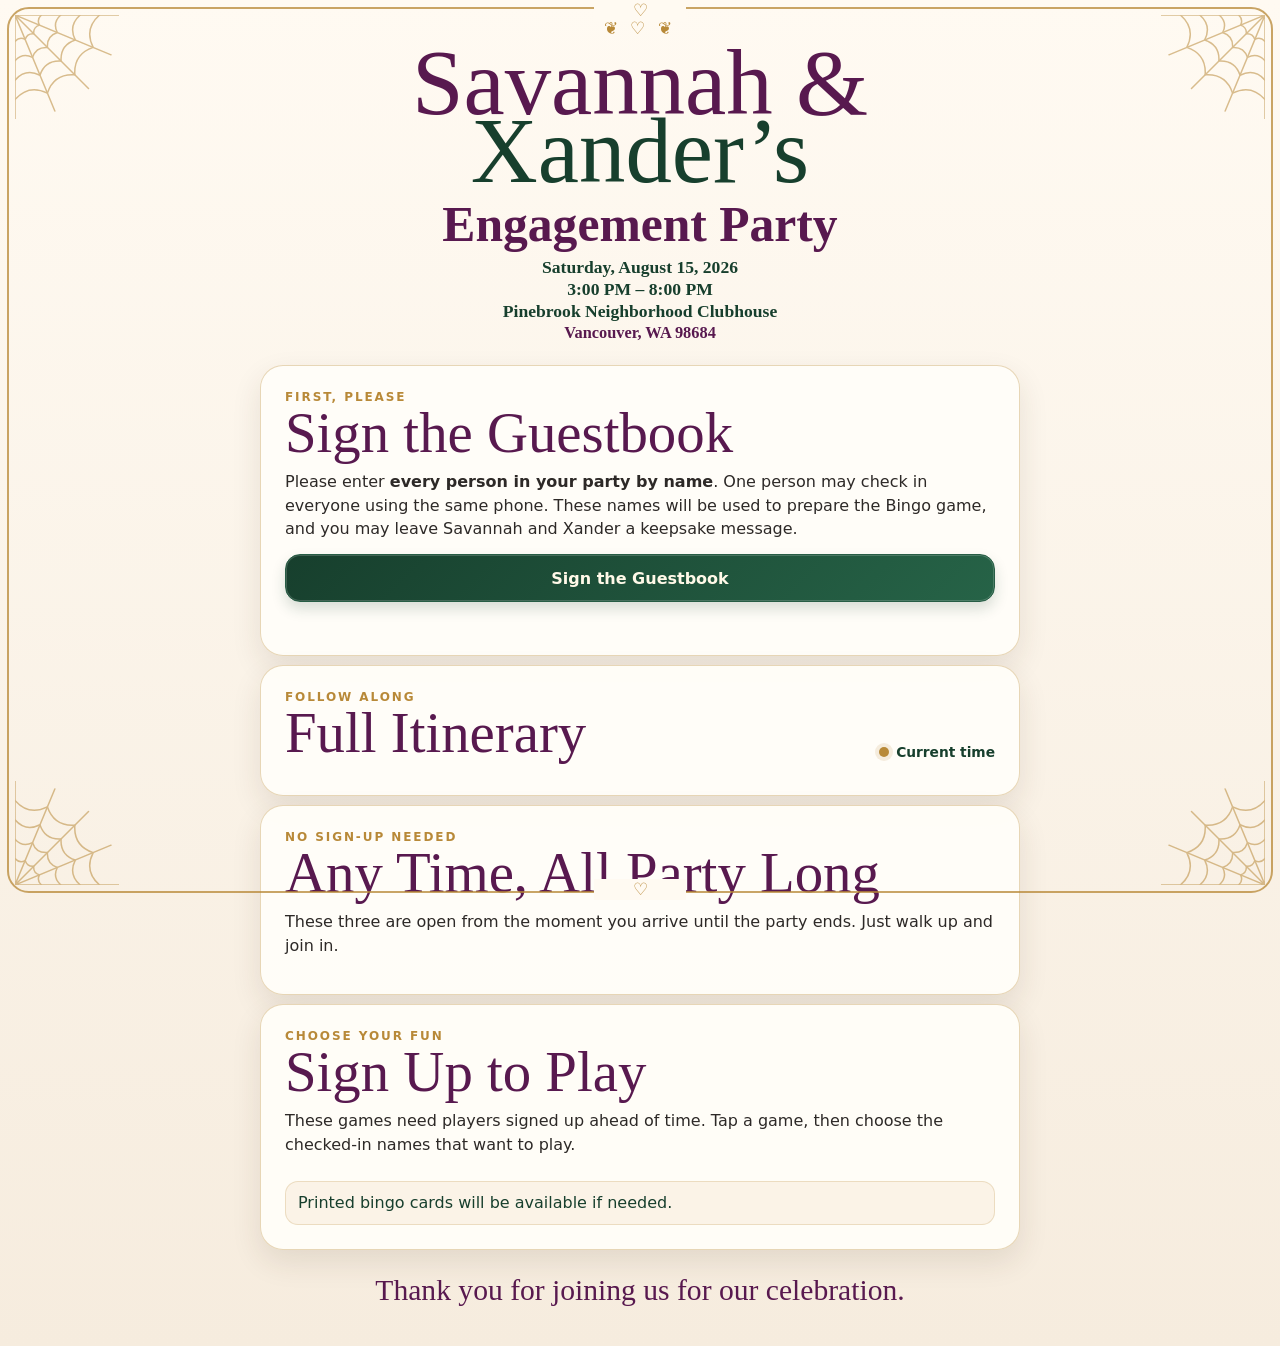
<file: index.html>
<!doctype html>
<html lang="en">
<head>
  <meta charset="utf-8">
  <meta name="viewport" content="width=device-width,initial-scale=1">
  <meta http-equiv="refresh" content="0;url=./join.html?v=8">
  <title>Savannah &amp; Xander's Engagement Party</title>
</head>
<body><p><a href="./join.html?v=8">Open the party page</a></p></body>
</html>
</file>
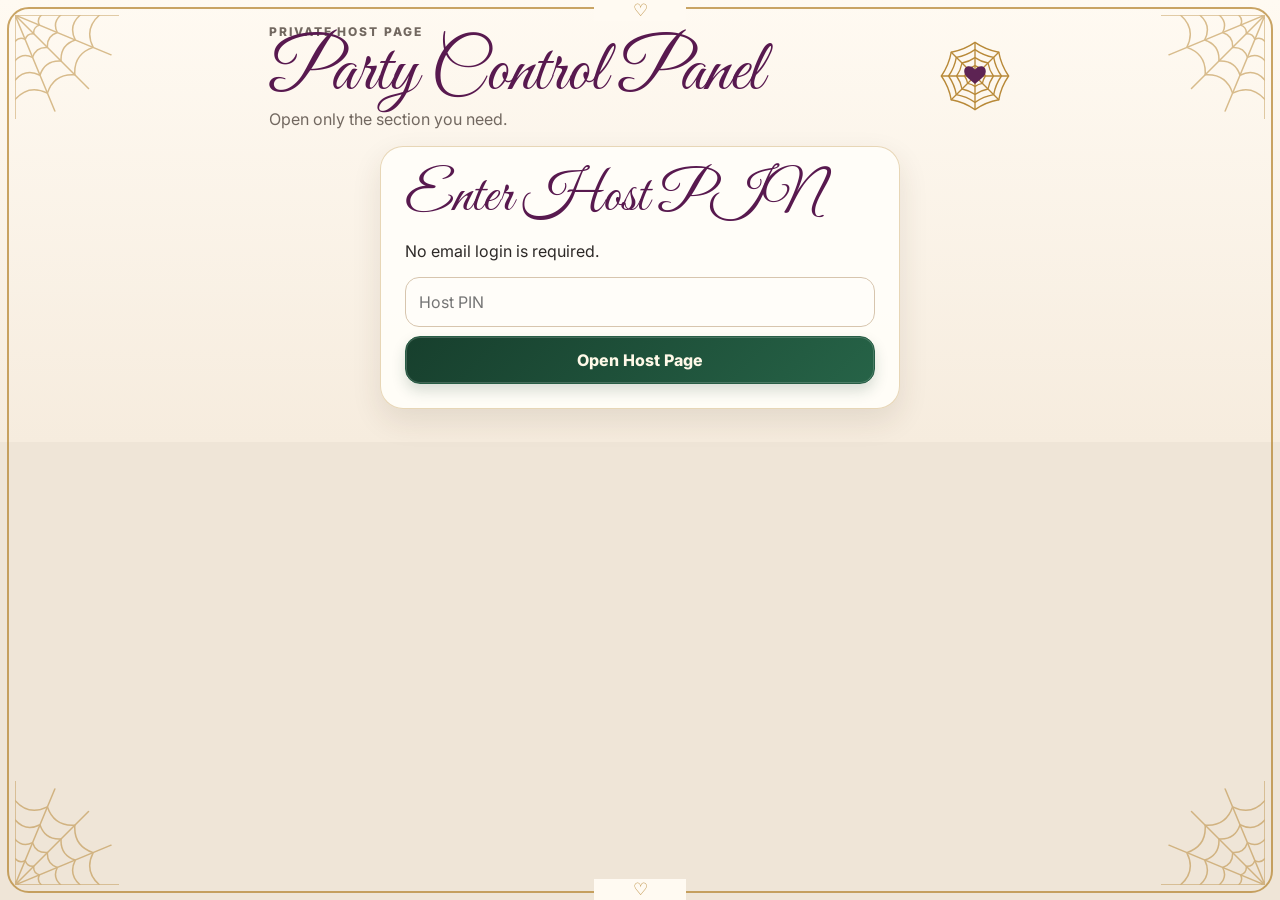
<file: host.html>
<!doctype html>
<html lang="en">
<head>
  <meta charset="utf-8">
  <meta name="viewport" content="width=device-width,initial-scale=1,viewport-fit=cover">
  <meta name="theme-color" content="#173f2d">
  <meta http-equiv="Cache-Control" content="no-cache, no-store, must-revalidate">
  <meta http-equiv="Pragma" content="no-cache">
  <meta http-equiv="Expires" content="0">
  <meta name="robots" content="noindex,nofollow">
  <title>Webbing Party Host</title>
  <link rel="icon" href="./favicon.svg" type="image/svg+xml">
  <link rel="preconnect" href="https://fonts.googleapis.com">
  <link rel="preconnect" href="https://fonts.gstatic.com" crossorigin>
  <link href="https://fonts.googleapis.com/css2?family=Cormorant+Garamond:wght@500;600;700&family=Great+Vibes&family=Inter:wght@400;500;600;700&display=swap" rel="stylesheet">
  <link rel="stylesheet" href="./styles.css?v=9.1.0">
</head>
<body class="host-page">
  <div class="ornate-border" aria-hidden="true"><span class="web-corner web-tl"></span><span class="web-corner web-tr"></span><span class="web-corner web-bl"></span><span class="web-corner web-br"></span></div>

  <main class="host-shell">
    <header class="host-header host-header-compact">
      <div>
        <p class="eyebrow">Private host page</p>
        <h1>Party Control Panel</h1>
        <p>Open only the section you need.</p>
      </div>
      <svg class="host-web" viewBox="0 0 180 180" aria-hidden="true"><g fill="none" stroke="#b88938" stroke-width="3.4" stroke-linecap="round" stroke-linejoin="round"><path d="M174.0 90.0L90 90 M149.4 149.4L90 90 M90.0 174.0L90 90 M30.6 149.4L90 90 M6.0 90.0L90 90 M30.6 30.6L90 90 M90.0 6.0L90 90 M149.4 30.6L90 90"/><path d="M116.0 90.0Q110.2 98.4 108.4 108.4Q98.4 110.2 90.0 116.0Q81.6 110.2 71.6 108.4Q69.8 98.4 64.0 90.0Q69.8 81.6 71.6 71.6Q81.6 69.8 90.0 64.0Q98.4 69.8 108.4 71.6Q110.2 81.6 116.0 90.0"/><path d="M136.0 90.0Q125.7 104.8 122.5 122.5Q104.8 125.7 90.0 136.0Q75.2 125.7 57.5 122.5Q54.3 104.8 44.0 90.0Q54.3 75.2 57.5 57.5Q75.2 54.3 90.0 44.0Q104.8 54.3 122.5 57.5Q125.7 75.2 136.0 90.0"/><path d="M156.0 90.0Q141.2 111.2 136.7 136.7Q111.2 141.2 90.0 156.0Q68.8 141.2 43.3 136.7Q38.8 111.2 24.0 90.0Q38.8 68.8 43.3 43.3Q68.8 38.8 90.0 24.0Q111.2 38.8 136.7 43.3Q141.2 68.8 156.0 90.0"/><path d="M174.0 90.0Q155.2 117.0 149.4 149.4Q117.0 155.2 90.0 174.0Q63.0 155.2 30.6 149.4Q24.8 117.0 6.0 90.0Q24.8 63.0 30.6 30.6Q63.0 24.8 90.0 6.0Q117.0 24.8 149.4 30.6Q155.2 63.0 174.0 90.0"/></g><path d="M90 74c-9-13-27-11-27 4 0 13 16 22 27 32 11-10 27-19 27-32 0-15-18-17-27-4z" fill="#5d2353"/></svg>
    </header>

    <div id="hostPreviewBanner" class="preview-banner" hidden>Preview mode is on. This browser is not sharing names with other phones.</div>

    <section id="pinGate" class="panel pin-panel">
      <h2>Enter Host PIN</h2>
      <p>No email login is required.</p>
      <form id="pinForm" class="stack-form">
        <input id="hostPin" type="password" inputmode="numeric" maxlength="12" placeholder="Host PIN" required>
        <button class="primary-button" type="submit">Open Host Page</button>
      </form>
      <p id="pinError" class="form-error" aria-live="polite"></p>
    </section>

    <div id="dashboard" hidden>
      <div class="host-sections simple-host-sections">
        <details class="host-section" id="itinerarySection">
          <summary>
            <span class="host-summary-main"><strong>Itinerary</strong><small>Follow the live schedule</small></span>
            <span id="hostSummaryTime" class="summary-time">Current time</span>
          </summary>
          <div class="host-section-body">
            <div class="host-open-heading"><span>Today’s Itinerary</span><time id="hostOpenTime">Current time</time></div>
            <div id="hostItinerary" class="host-itinerary live-host-itinerary"></div>
            <div class="host-open-heading host-anytime-heading"><span>Open All Party</span></div>
            <div id="hostAnytime" class="host-anytime"></div>
          </div>
        </details>

        <details class="host-section" id="namesSection">
          <summary>
            <span class="host-summary-main"><strong>Signed-In Names</strong><small>Attendance list for Bingo</small></span>
            <span id="signedInCount" class="summary-count">0</span>
          </summary>
          <div class="host-section-body">
            <div class="names-topline">
              <p><strong id="signedInHeadingCount">0</strong> people signed in</p>
              <button id="refreshButton" class="small-button" type="button">Refresh</button>
            </div>
            <div id="guestCards" class="host-name-scroll"></div>
            <div id="emptyGuestList" class="empty-state" hidden>No guests have checked in yet.</div>

            <button class="round-add-button" type="button" data-toggle-form="hostAddGuestForm" aria-label="Add a signed-in guest">+</button>
            <form id="hostAddGuestForm" class="compact-add-form" hidden>
              <label for="hostAddGuestName">Add a signed-in name manually</label>
              <div><input id="hostAddGuestName" type="text" maxlength="80" placeholder="Guest name" required><button class="primary-button" type="submit">Save</button></div>
            </form>

            <div class="compact-actions">
              <button id="copyNamesButton" class="secondary-button" type="button">Copy</button>
              <button id="downloadCsvButton" class="secondary-button" type="button">Download</button>
              <button id="printListButton" class="secondary-button" type="button">Print</button>
            </div>
          </div>
        </details>

        <details class="host-section" id="gamesSection">
          <summary>
            <span class="host-summary-main"><strong>Game Signups</strong><small>Open a game to see its players</small></span>
            <span id="totalGameSignups" class="summary-count">0</span>
          </summary>
          <div class="host-section-body"><div id="hostGameLists" class="host-game-lists static-game-lists"></div></div>
        </details>

        <details class="host-section guestbook-host-section" id="guestbookSection">
          <summary>
            <span class="host-summary-main"><strong>Guestbook</strong><small>Swipe through messages and photos</small></span>
            <span id="guestbookEntryCount" class="summary-count">0</span>
          </summary>
          <div class="host-section-body">
            <div class="book-toolbar">
              <button id="previousPageButton" class="book-arrow" type="button" aria-label="Previous guestbook page">‹</button>
              <span id="guestbookPageCounter">0 of 0</span>
              <button id="nextPageButton" class="book-arrow" type="button" aria-label="Next guestbook page">›</button>
              <button id="printGuestbookButton" class="secondary-button" type="button">Print Guestbook</button>
            </div>
            <div id="guestbookBook" class="guestbook-book" tabindex="0"></div>
            <div id="emptyGuestbook" class="empty-state" hidden>No guestbook pages have been signed yet.</div>
          </div>
        </details>

        <details class="host-section" id="controlsSection">
          <summary>
            <span class="host-summary-main"><strong>Party Controls</strong><small>Open or close check-in and change the PIN</small></span>
            <span class="summary-heart" aria-hidden="true">♡</span>
          </summary>
          <div class="host-section-body">
            <p class="control-help">These controls only decide whether guests can submit check-ins or game signups.</p>
            <label class="switch-row"><input id="guestbookOpenToggle" type="checkbox"><span>Guestbook check-in open</span></label>
            <label class="switch-row"><input id="gamesOpenToggle" type="checkbox"><span>Game signups open</span></label>
            <button id="saveSettingsButton" class="primary-button" type="button">Save Access Settings</button>
            <hr>
            <form id="changePinForm" class="stack-form">
              <input id="oldPin" type="password" inputmode="numeric" placeholder="Current PIN" required>
              <input id="newPin" type="password" inputmode="numeric" minlength="4" maxlength="12" placeholder="New PIN" required>
              <button class="secondary-button" type="submit">Change Host PIN</button>
            </form>
          </div>
        </details>
      </div>
    </div>
  </main>

  <dialog id="editMessageDialog" class="modal-dialog">
    <form id="editMessageForm" class="modal-card modal-card-fixed" novalidate>
      <div class="modal-scroll">
        <button class="modal-close" type="button" data-close-dialog aria-label="Close">×</button>
        <p class="eyebrow">Guestbook</p>
        <h2>Edit Message</h2>
        <p id="editMessageNames"></p>
        <textarea id="editMessageText" maxlength="1000" rows="7"></textarea>
        <p id="editMessageError" class="form-error"></p>
      </div>
      <div class="form-submit fixed-submit"><button class="primary-button" type="submit">Save Message</button></div>
    </form>
  </dialog>

  <div id="hostToast" class="toast" role="status" aria-live="polite"></div>
  <script>
    if ("serviceWorker" in navigator) {
      navigator.serviceWorker.getRegistrations().then((registrations) => registrations.forEach((registration) => registration.unregister())).catch(() => {});
    }
    if ("caches" in window) {
      caches.keys().then((keys) => Promise.all(keys.filter((key) => key.startsWith("webbing-party-")).map((key) => caches.delete(key)))).catch(() => {});
    }
  </script>
  <script src="./supabase-config.js?v=8.1.0"></script>
  <script type="module" src="./host.js?v=8.1.0"></script>
</body>
</html>
</file>
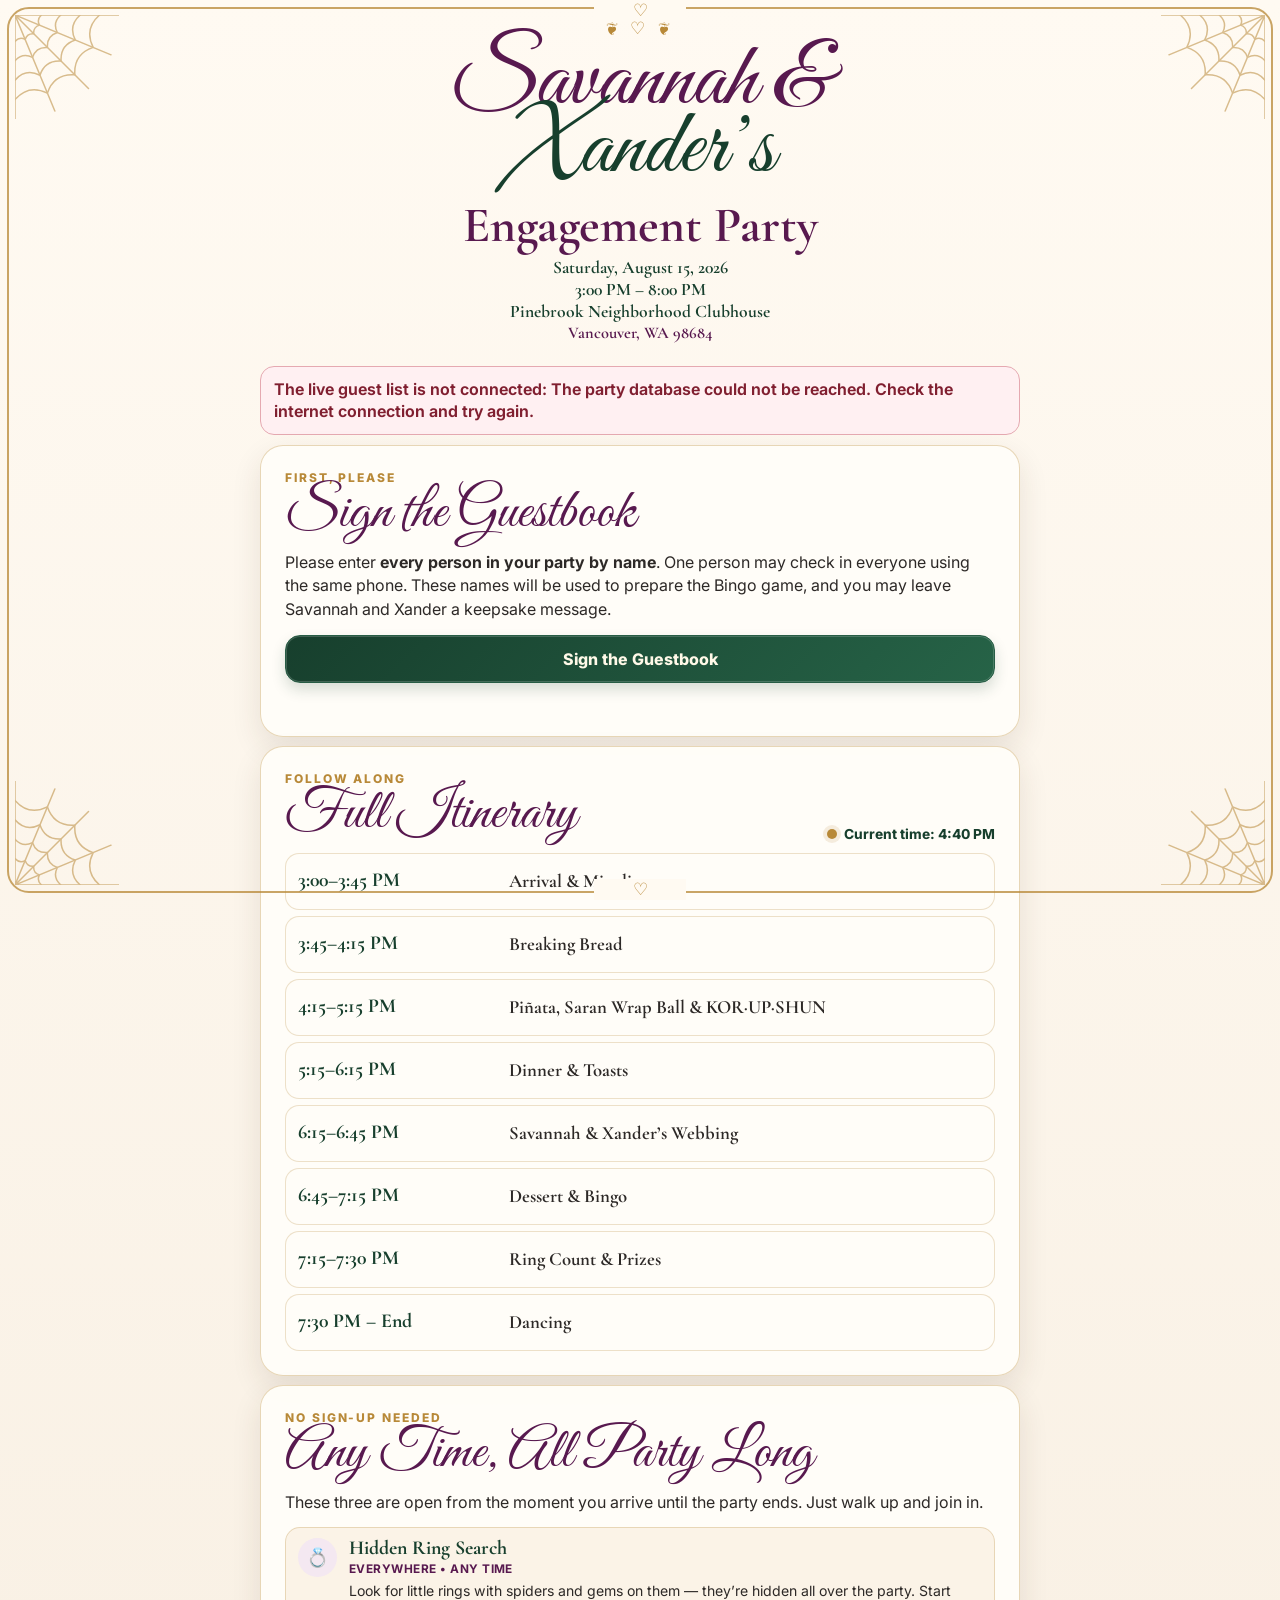
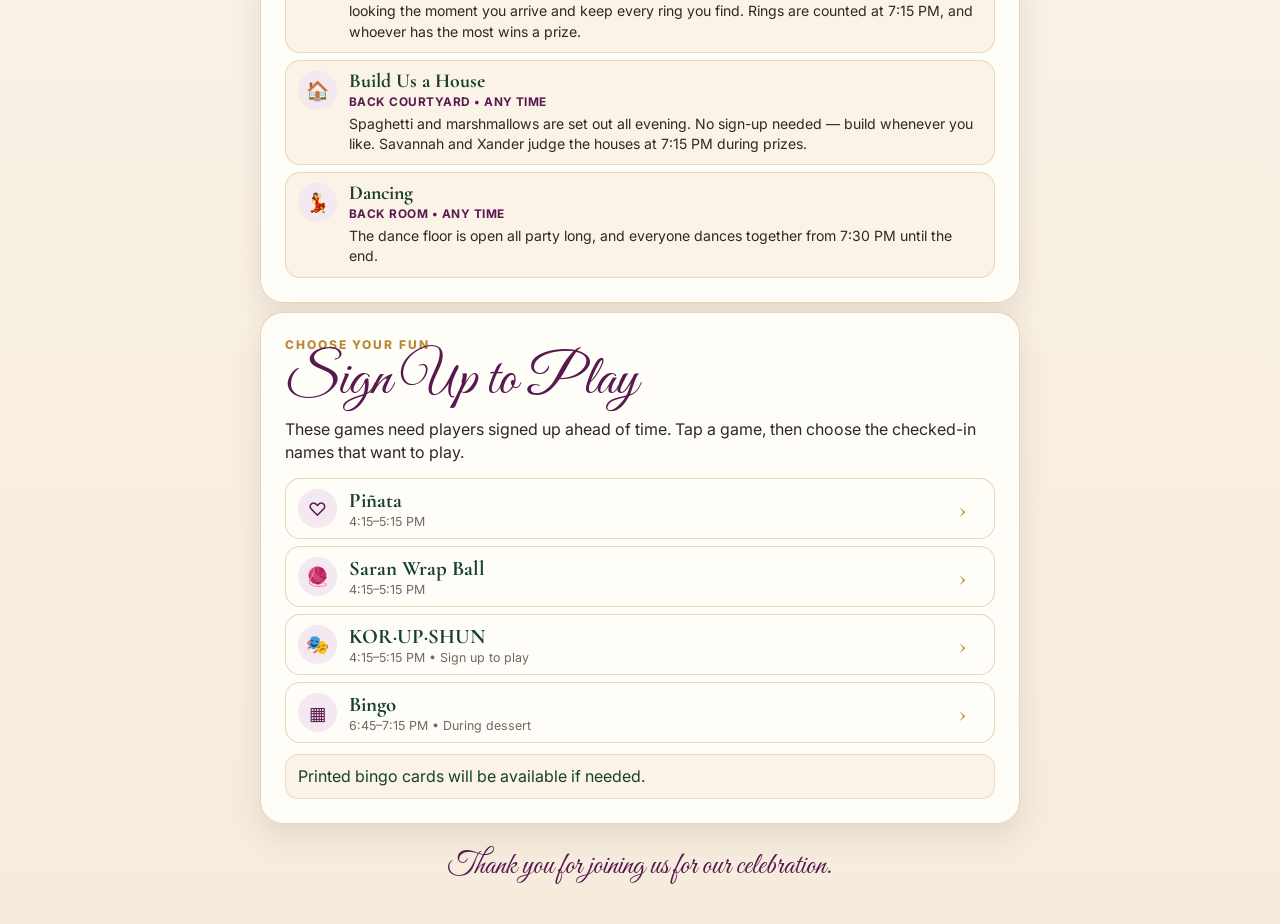
<file: join.html>
<!doctype html>
<html lang="en">
<head>
  <meta charset="utf-8">
  <meta name="viewport" content="width=device-width,initial-scale=1,viewport-fit=cover">
  <meta name="theme-color" content="#173f2d">
  <meta http-equiv="Cache-Control" content="no-cache, no-store, must-revalidate">
  <meta http-equiv="Pragma" content="no-cache">
  <meta http-equiv="Expires" content="0">
  <meta name="description" content="Sign the guestbook, view the live itinerary, and sign up for games at Savannah and Xander's engagement party.">
  <title>Savannah &amp; Xander's Engagement Party</title>
  <link rel="manifest" href="./manifest.json">
  <link rel="icon" href="./favicon.svg" type="image/svg+xml">
  <link rel="preconnect" href="https://fonts.googleapis.com">
  <link rel="preconnect" href="https://fonts.gstatic.com" crossorigin>
  <link href="https://fonts.googleapis.com/css2?family=Cormorant+Garamond:wght@500;600;700&family=Great+Vibes&family=Inter:wght@400;500;600;700&display=swap" rel="stylesheet">
  <link rel="stylesheet" href="./styles.css?v=8.1.0">
</head>
<body class="guest-page">
  <div class="ornate-border" aria-hidden="true"><span class="web-corner web-tl"></span><span class="web-corner web-tr"></span><span class="web-corner web-bl"></span><span class="web-corner web-br"></span></div>

  <main class="site-shell">
    <header class="hero" aria-labelledby="pageTitle">
      <div class="gold-flourish" aria-hidden="true">❦ ♡ ❦</div>
      <h1 id="pageTitle"><span>Savannah &amp;</span><strong>Xander’s</strong><em>Engagement Party</em></h1>
      <div class="event-details">
        <p>Saturday, August 15, 2026</p>
        <p>3:00 PM – 8:00 PM</p>
        <p>Pinebrook Neighborhood Clubhouse<br><small>Vancouver, WA 98684</small></p>
      </div>
    </header>

    <div id="previewBanner" class="preview-banner" hidden>Preview mode is on. Names are only stored on this phone until Supabase is connected.</div>
    <div id="connectionError" class="connection-error" hidden></div>

    <section class="panel guestbook-panel" aria-labelledby="guestbookTitle">
      <div class="section-heading">
        <p class="eyebrow">First, please</p>
        <h2 id="guestbookTitle">Sign the Guestbook</h2>
      </div>
      <p class="section-copy">Please enter <strong>every person in your party by name</strong>. One person may check in everyone using the same phone. These names will be used to prepare the Bingo game, and you may leave Savannah and Xander a keepsake message.</p>
      <button class="primary-button" id="openGuestbookButton" type="button">Sign the Guestbook</button>
      <p id="guestbookStatus" class="status-line" aria-live="polite"></p>
    </section>

    <section class="panel itinerary-panel" aria-labelledby="itineraryTitle">
      <div class="itinerary-heading">
        <div><p class="eyebrow">Follow along</p><h2 id="itineraryTitle">Full Itinerary</h2></div>
        <div class="live-clock"><span class="clock-dot"></span><span id="currentTimeLabel">Current time</span></div>
      </div>
      <div id="itineraryList" class="itinerary-list"></div>
    </section>

    <section class="panel anytime-panel" aria-labelledby="anytimeTitle">
      <div class="section-heading"><p class="eyebrow">No sign-up needed</p><h2 id="anytimeTitle">Any Time, All Party Long</h2></div>
      <p class="section-copy">These three are open from the moment you arrive until the party ends. Just walk up and join in.</p>
      <div id="anytimeList" class="anytime-list"></div>
    </section>

    <section class="panel games-panel" aria-labelledby="gamesTitle">
      <div class="section-heading"><p class="eyebrow">Choose your fun</p><h2 id="gamesTitle">Sign Up to Play</h2></div>
      <p class="section-copy">These games need players signed up ahead of time. Tap a game, then choose the checked-in names that want to play.</p>
      <div id="gameList" class="game-list"></div>
      <p class="bingo-note">Printed bingo cards will be available if needed.</p>
    </section>

    <footer class="site-footer">Thank you for joining us for our celebration.</footer>
  </main>

  <dialog id="guestbookDialog" class="modal-dialog">
    <form id="guestbookForm" class="modal-card modal-card-fixed" novalidate>
      <div class="modal-scroll">
        <button class="modal-close" type="button" data-close-dialog aria-label="Close guestbook">×</button>
        <p class="eyebrow">Welcome!</p>
        <h2>Sign the Guestbook</h2>
        <p class="modal-intro">Enter each person separately. You may add up to ten names from this phone.</p>
        <p id="guestbookFormError" class="form-error" aria-live="assertive" hidden></p>
        <div id="guestNameFields" class="name-fields"></div>
        <button id="addGuestFieldButton" class="text-button" type="button">+ Add another name</button>
        <label class="message-label" for="guestbookMessage">Leave Savannah &amp; Xander a message <span>(optional)</span></label>
        <textarea id="guestbookMessage" maxlength="1000" rows="3" placeholder="Share a wish, a memory, or a note for their keepsake guestbook."></textarea>
        <div class="character-count"><span id="messageCharacterCount">0</span>/1000</div>

        <div class="photo-uploader">
          <input id="guestPhotoInput" type="file" accept="image/*" hidden>
          <button id="addPhotoButton" class="photo-button" type="button"><span aria-hidden="true">📷</span><span>Add a Photo</span></button>
          <p>Take a picture or choose one from your photo gallery. Optional.</p>
          <div id="photoPreviewWrap" class="photo-preview-wrap" hidden>
            <img id="photoPreview" alt="Selected guestbook photo preview">
            <button id="removePhotoButton" class="remove-photo-button" type="button">Remove photo</button>
          </div>
        </div>
      </div>
      <div class="form-submit fixed-submit"><button class="primary-button" id="submitGuestbookButton" type="submit">Check Everyone In</button></div>
    </form>
  </dialog>

  <dialog id="gameDialog" class="modal-dialog">
    <form id="gameForm" class="modal-card modal-card-fixed" novalidate>
      <div class="modal-scroll">
        <button class="modal-close" type="button" data-close-dialog aria-label="Close game signup">×</button>
        <p class="eyebrow">Game signup</p>
        <h2 id="gameDialogTitle">Choose Players</h2>
        <p>Select everyone from this phone who wants to play.</p>
        <div id="gameGuestChoices" class="choice-list"></div>
        <div id="noDeviceGuests" class="empty-state" hidden>
          <p>Please sign the guestbook first so the players’ names are available.</p>
          <button id="openGuestbookFromGame" class="secondary-button" type="button">Sign the Guestbook</button>
        </div>
        <p id="gameFormError" class="form-error" aria-live="polite"></p>
      </div>
      <div class="form-submit fixed-submit" id="gameSubmitBar"><button class="primary-button" id="saveGameButton" type="submit">Save Players</button></div>
    </form>
  </dialog>

  <div id="toast" class="toast" role="status" aria-live="polite"></div>
  <script>
    // This one-time page does not need offline caching. Clear older cached versions.
    if ("serviceWorker" in navigator) {
      navigator.serviceWorker.getRegistrations().then((registrations) => registrations.forEach((registration) => registration.unregister())).catch(() => {});
    }
    if ("caches" in window) {
      caches.keys().then((keys) => Promise.all(keys.filter((key) => key.startsWith("webbing-party-")).map((key) => caches.delete(key)))).catch(() => {});
    }
  </script>
  <script src="./supabase-config.js?v=8.1.0"></script>
  <script type="module" src="./join.js?v=8.1.0"></script>
</body>
</html>
</file>
<file: styles.css>
:root {
  --cream: #fffaf0;
  --paper: #fffdf8;
  --paper-deep: #f7eee1;
  --ink: #2d2927;
  --muted: #726860;
  --green: #173f2d;
  --green-2: #266347;
  --purple: #58194f;
  --purple-2: #7a3c73;
  --gold: #b88938;
  --gold-soft: #e4cf9f;
  --line: rgba(184, 137, 56, .34);
  --shadow: 0 12px 30px rgba(61, 41, 30, .11);
  --serif: "Cormorant Garamond", Georgia, serif;
  --script: "Great Vibes", "Brush Script MT", cursive;
  --sans: Inter, system-ui, -apple-system, BlinkMacSystemFont, "Segoe UI", sans-serif;
}

* { box-sizing: border-box; }
html { min-height: 100%; background: #efe5d7; }
body {
  margin: 0;
  min-height: 100%;
  color: var(--ink);
  font-family: var(--sans);
  background: linear-gradient(180deg, #fffaf2 0%, #f6ecde 100%);
}
button, input, textarea { font: inherit; }
button { -webkit-tap-highlight-color: transparent; }
button:disabled { opacity: .55; cursor: not-allowed; }
[hidden] { display: none !important; }
.sr-only { position: absolute; width: 1px; height: 1px; overflow: hidden; clip: rect(0,0,0,0); white-space: nowrap; }

.ornate-border {
  position: fixed;
  inset: 7px;
  z-index: 100;
  pointer-events: none;
  border: 2px solid rgba(184,137,56,.76);
  border-radius: 22px;
}
.ornate-border::before,
.ornate-border::after {
  content: "♡";
  position: absolute;
  left: 50%;
  translate: -50% 0;
  width: 92px;
  color: var(--gold);
  background: #fffaf2;
  text-align: center;
  font-family: var(--serif);
  font-size: 1.05rem;
}
.ornate-border::before { top: -9px; }
.ornate-border::after { bottom: -9px; }
.web-corner {
  position: absolute;
  width: 104px;
  height: 104px;
  background-image: url("data:image/svg+xml,%3Csvg xmlns='http://www.w3.org/2000/svg' viewBox='0 0 118 118'%3E%3Cg fill='none' stroke='%23b88938' stroke-width='1.7' stroke-linecap='round' stroke-linejoin='round' opacity='0.75'%3E%3Cpath d='M0 0L118.0 0.0 M0 0L109.0 45.2 M0 0L83.4 83.4 M0 0L45.2 109.0 M0 0L0.0 118.0'/%3E%3Cpath d='M30.0 0.0Q24.4 4.9 27.7 11.5Q20.7 13.8 21.2 21.2Q13.8 20.7 11.5 27.7Q4.9 24.4 0.0 30.0'/%3E%3Cpath d='M52.0 0.0Q42.3 8.4 48.0 19.9Q35.9 24.0 36.8 36.8Q24.0 35.9 19.9 48.0Q8.4 42.3 0.0 52.0'/%3E%3Cpath d='M74.0 0.0Q60.2 12.0 68.4 28.3Q51.1 34.1 52.3 52.3Q34.1 51.1 28.3 68.4Q12.0 60.2 0.0 74.0'/%3E%3Cpath d='M96.0 0.0Q78.1 15.5 88.7 36.7Q66.3 44.3 67.9 67.9Q44.3 66.3 36.7 88.7Q15.5 78.1 0.0 96.0'/%3E%3C/g%3E%3C/svg%3E");
  background-repeat: no-repeat;
  background-size: 100% 100%;
  opacity: .72;
}
.web-tl { top: 6px; left: 6px; }
.web-tr { top: 6px; right: 6px; transform: scaleX(-1); }
.web-bl { bottom: 6px; left: 6px; transform: scaleY(-1); }
.web-br { bottom: 6px; right: 6px; transform: scale(-1, -1); }

.site-shell, .host-shell {
  width: min(760px, calc(100% - 16px));
  margin: 0 auto;
  padding: 10px 0 calc(24px + env(safe-area-inset-bottom));
}

.hero {
  position: relative;
  padding: 8px 14px 13px;
  text-align: center;
}
.gold-flourish {
  color: var(--gold);
  font-family: var(--serif);
  letter-spacing: .26rem;
  font-size: 1.05rem;
}
.hero h1 {
  margin: 4px 0 10px;
  line-height: .86;
  font-weight: 400;
}
.hero h1 span,
.hero h1 strong {
  display: block;
  font-family: var(--script);
  font-size: clamp(2.9rem, 12vw, 5.8rem);
  font-weight: 400;
}
.hero h1 span { color: var(--purple); }
.hero h1 strong { margin-top: -.13em; color: var(--green); }
.hero h1 em {
  display: block;
  margin-top: .28em;
  color: var(--purple);
  font-family: var(--serif);
  font-size: clamp(1.72rem, 7vw, 3.1rem);
  font-style: normal;
  font-weight: 650;
}

.event-details {
  display: grid;
  gap: 1px;
  justify-items: center;
  color: var(--green);
  font-family: var(--serif);
  font-size: 1.1rem;
  font-weight: 650;
}
.event-details p { margin: 0; }
.event-details small { color: var(--purple); font-size: .93em; }

.panel {
  position: relative;
  margin: 9px 0;
  padding: clamp(16px, 4vw, 24px);
  border: 1px solid var(--line);
  border-radius: 23px;
  background: rgba(255,253,248,.97);
  box-shadow: var(--shadow);
  overflow: hidden;
}
.section-heading h2,
.itinerary-heading h2,
.pin-panel h2 {
  margin: 0;
  color: var(--purple);
  font-family: var(--script);
  font-size: clamp(2.45rem, 9vw, 3.55rem);
  font-weight: 400;
  line-height: .95;
}
.eyebrow {
  margin: 0 0 2px;
  color: var(--gold);
  font-size: .75rem;
  font-weight: 800;
  letter-spacing: .16em;
  text-transform: uppercase;
}
.section-copy { margin: 10px 0 13px; line-height: 1.48; }
.status-line { margin: 9px 0 0; min-height: 1.25em; color: var(--green); font-weight: 700; text-align: center; }
.preview-banner, .connection-error { margin: 10px 0; padding: 11px 13px; border-radius: 14px; font-weight: 650; line-height: 1.4; }
.preview-banner { color: #6f5015; border: 1px solid #e5c36e; background: #fff2c9; }
.connection-error { color: #801f30; border: 1px solid #e5a9b1; background: #fff0f2; }

.primary-button, .secondary-button, .danger-button, .small-button {
  min-height: 48px;
  padding: 10px 15px;
  border-radius: 15px;
  font-weight: 780;
  cursor: pointer;
}
.primary-button {
  width: 100%;
  color: #fff9e8;
  border: 1px solid #275d45;
  background: linear-gradient(135deg, var(--green), var(--green-2));
  box-shadow: 0 7px 14px rgba(23,63,45,.17), inset 0 0 0 1px rgba(255,255,255,.18);
}
.secondary-button { color: var(--purple); border: 1px solid var(--gold-soft); background: var(--paper); }
.danger-button { color: #8b2433; border: 1px solid #e4bdc3; background: #fff7f7; }
.small-button { min-height: 40px; padding: 8px 12px; color: var(--purple); border: 1px solid var(--gold-soft); background: var(--paper); }

.itinerary-heading {
  display: flex;
  align-items: end;
  justify-content: space-between;
  gap: 10px;
  margin-bottom: 11px;
}
.live-clock {
  display: flex;
  align-items: center;
  gap: 7px;
  color: var(--green);
  font-size: .86rem;
  font-weight: 750;
}
.clock-dot { width: 10px; height: 10px; border-radius: 50%; background: var(--gold); box-shadow: 0 0 0 4px rgba(184,137,56,.14); }
.itinerary-list { display: grid; gap: 6px; }
.itinerary-item {
  display: grid;
  grid-template-columns: minmax(112px, .72fr) 1.7fr;
  align-items: center;
  gap: 10px;
  min-height: 57px;
  padding: 9px 12px;
  border: 1px solid rgba(184,137,56,.25);
  border-radius: 14px;
  background: var(--paper);
  transition: .2s;
}
.itinerary-item time {
  color: var(--green);
  font-family: var(--serif);
  font-size: 1.24rem;
  font-weight: 800;
  line-height: 1;
}
.itinerary-item div { font-family: var(--serif); font-size: 1.17rem; font-weight: 670; line-height: 1.08; }
.itinerary-item span { display: none; }
.itinerary-item.past { opacity: .56; }
.itinerary-item.active {
  grid-template-columns: minmax(112px,.7fr) 1.3fr auto;
  color: #fff;
  border-color: var(--gold);
  background: linear-gradient(135deg, var(--purple), var(--purple-2));
  box-shadow: 0 0 0 3px rgba(184,137,56,.13), 0 8px 18px rgba(88,25,79,.20);
}
.itinerary-item.active time { color: #fff4c8; }
.itinerary-item.active span {
  display: inline-flex;
  padding: 6px 8px;
  border-radius: 999px;
  color: var(--purple);
  background: #f3d77f;
  font-size: .61rem;
  font-weight: 900;
  text-transform: uppercase;
  white-space: nowrap;
}
.ring-note, .bingo-note {
  margin: 11px 0 0;
  padding: 10px 12px;
  border: 1px solid rgba(184,137,56,.22);
  border-radius: 13px;
  color: var(--green);
  background: #fbf3e7;
  line-height: 1.42;
}

.anytime-list { display: grid; gap: 7px; margin-top: 11px; }
.anytime-item {
  display: grid;
  grid-template-columns: 42px 1fr;
  align-items: start;
  gap: 9px;
  padding: 10px 12px;
  border: 1px solid rgba(184,137,56,.28);
  border-radius: 15px;
  background: #fbf3e7;
}
.anytime-icon { display: grid; place-items: center; width: 39px; height: 39px; border-radius: 50%; color: var(--purple); background: #f4e8f1; font-size: 1.16rem; }
.anytime-item strong { display: block; color: var(--green); font-family: var(--serif); font-size: 1.24rem; line-height: 1.1; }
.anytime-item small { display: block; margin-top: 2px; color: var(--purple); font-size: .74rem; font-weight: 700; letter-spacing: .04em; text-transform: uppercase; }
.anytime-item p { margin: 5px 0 0; color: var(--ink); font-size: .88rem; line-height: 1.44; }

.host-anytime { display: grid; gap: 6px; }
.host-anytime-heading { margin-top: 12px; }
.host-anytime-row {
  display: grid;
  grid-template-columns: 30px 1fr;
  align-items: center;
  gap: 8px;
  padding: 8px 10px;
  border: 1px solid rgba(184,137,56,.28);
  border-radius: 12px;
  background: #fbf3e7;
}
.host-anytime-row b { font-size: 1.05rem; }
.host-anytime-row strong { display: block; color: var(--green); font-family: var(--serif); font-size: 1.06rem; line-height: 1.08; }
.host-anytime-row small { display: block; color: var(--purple); font-size: .68rem; font-weight: 700; letter-spacing: .04em; text-transform: uppercase; }

.game-list { display: grid; gap: 7px; }
.game-row {
  display: grid;
  grid-template-columns: 42px 1fr 24px;
  align-items: center;
  gap: 9px;
  width: 100%;
  min-height: 61px;
  padding: 9px 12px;
  color: var(--ink);
  text-align: left;
  border: 1px solid var(--line);
  border-radius: 15px;
  background: var(--paper);
  cursor: pointer;
}
.game-row strong, .game-row small { display: block; }
.game-row strong { color: var(--green); font-family: var(--serif); font-size: 1.3rem; }
.game-row small { margin-top: 1px; color: var(--muted); font-size: .78rem; }
.game-icon { display: grid; place-items: center; width: 39px; height: 39px; border-radius: 50%; color: var(--purple); background: #f4e8f1; font-size: 1.16rem; }
.game-arrow { color: var(--gold); font-family: var(--serif); font-size: 1.8rem; }
.site-footer { padding: 15px 8px; color: var(--purple); font-family: var(--script); font-size: 1.85rem; text-align: center; }

input, textarea {
  width: 100%;
  color: var(--ink);
  border: 1px solid #d7c5ae;
  border-radius: 14px;
  outline: none;
  background: #fffdf9;
}
input { min-height: 50px; padding: 10px 13px; }
textarea { padding: 11px 13px; line-height: 1.42; resize: vertical; }
input:focus, textarea:focus { border-color: var(--gold); box-shadow: 0 0 0 3px rgba(184,137,56,.14); }

.modal-dialog {
  width: min(540px, calc(100% - 12px));
  height: min(760px, calc(var(--visible-height, 100dvh) - 12px));
  max-height: calc(var(--visible-height, 100dvh) - 12px);
  margin: max(6px, env(safe-area-inset-top)) auto 6px;
  padding: 0;
  border: 0;
  border-radius: 22px;
  background: transparent;
  box-shadow: 0 22px 60px rgba(0,0,0,.35);
}
.modal-dialog::backdrop { background: rgba(20,17,19,.58); }
.modal-card {
  position: relative;
  border: 2px solid rgba(184,137,56,.7);
  border-radius: 22px;
  background: var(--cream);
}
.modal-card-fixed { display: flex; flex-direction: column; height: 100%; max-height: 100%; overflow: hidden; }
.modal-scroll {
  flex: 1 1 auto;
  min-height: 0;
  overflow-y: auto;
  overscroll-behavior: contain;
  padding: 14px 13px 10px;
  scroll-padding-top: 10px;
  scroll-padding-bottom: 20px;
}
.modal-close {
  position: absolute;
  z-index: 3;
  top: 7px;
  right: 7px;
  width: 40px;
  height: 40px;
  border: 0;
  border-radius: 50%;
  color: var(--purple);
  background: transparent;
  font-size: 2rem;
  cursor: pointer;
}
.modal-card .eyebrow { padding-right: 42px; }
.modal-card h2 {
  margin: 0;
  padding-right: 42px;
  color: var(--purple);
  font-family: var(--script);
  font-size: clamp(2.45rem, 11vw, 3.15rem);
  font-weight: 400;
  line-height: .9;
}
.modal-intro { margin: 9px 0 7px; line-height: 1.38 !important; }
.form-error {
  margin: 7px 0 4px;
  padding: 8px 10px;
  min-height: 0;
  color: #8a1f32;
  border: 1px solid #e2a7b0;
  border-radius: 11px;
  background: #fff0f2;
  font-size: .88rem;
  font-weight: 650;
  line-height: 1.32;
}
.form-error:empty { display: none; }
.name-fields { display: grid; gap: 6px; margin-top: 8px; }
.name-row { display: grid; grid-template-columns: 1fr 36px; align-items: center; gap: 5px; }
.name-row input { min-height: 48px; padding: 9px 12px; }
.remove-name-button { width: 36px; height: 40px; border: 0; color: #a33b53; background: transparent; font-size: 1.5rem; }
.text-button { margin: 6px 0 4px; padding: 6px 2px; color: var(--purple); border: 0; background: none; font-weight: 800; cursor: pointer; }
.message-label { display: block; margin: 7px 0 4px; color: var(--green); font-family: var(--serif); font-size: 1.18rem; font-weight: 750; }
.message-label span { color: var(--muted); font-family: var(--sans); font-size: .72rem; font-weight: 500; }
.modal-card textarea { min-height: 82px; padding: 10px 12px; }
.character-count { margin-top: 2px; color: var(--muted); font-size: .74rem; text-align: right; }
.form-submit {
  flex: 0 0 auto;
  margin: 0;
  padding: 9px 13px max(9px, env(safe-area-inset-bottom));
  border-top: 1px solid rgba(184,137,56,.25);
  background: var(--cream);
}
.form-submit .primary-button { min-height: 52px; }
.choice-list { display: grid; gap: 7px; margin: 12px 0; }
.choice-item { display: flex; align-items: center; gap: 10px; min-height: 50px; padding: 8px 11px; border: 1px solid var(--line); border-radius: 13px; background: var(--paper); }
.choice-item input { width: 23px; min-height: 23px; accent-color: var(--green); }
.empty-state { padding: 13px; color: var(--muted); border: 1px dashed var(--gold-soft); border-radius: 13px; background: #fffaf2; text-align: center; }
.photo-uploader { margin-top: 9px; padding: 9px; border: 1px solid var(--line); border-radius: 14px; background: #fbf3e8; }
.photo-button { display: flex; align-items: center; justify-content: center; gap: 8px; width: 100%; min-height: 46px; color: var(--purple); border: 1px solid var(--gold-soft); border-radius: 13px; background: var(--paper); font-weight: 800; }
.photo-uploader > p { margin: 5px 4px 0; color: var(--muted); font-size: .76rem; line-height: 1.3; text-align: center; }
.photo-preview-wrap { position: relative; margin-top: 8px; }
.photo-preview-wrap img { display: block; width: 100%; max-height: 210px; object-fit: cover; border: 1px solid var(--gold-soft); border-radius: 13px; }
.remove-photo-button { display: block; margin: 7px auto 0; padding: 6px 10px; color: #8b2433; border: 0; background: transparent; font-weight: 750; }
.toast {
  position: fixed;
  z-index: 200;
  top: calc(10px + env(safe-area-inset-top));
  left: 50%;
  width: min(420px, calc(100% - 24px));
  padding: 12px 14px;
  color: #fff;
  border-radius: 14px;
  background: #201a1e;
  box-shadow: 0 12px 30px rgba(0,0,0,.3);
  opacity: 0;
  transform: translate(-50%, -18px);
  pointer-events: none;
  transition: .2s;
  text-align: center;
}
.toast.show { opacity: 1; transform: translate(-50%, 0); }

/* Host */
.host-header {
  display: flex;
  align-items: center;
  justify-content: space-between;
  gap: 12px;
  padding: 12px 9px 8px;
}
.host-header h1 { margin: 0; color: var(--purple); font-family: var(--script); font-size: clamp(2.8rem, 10vw, 4.5rem); font-weight: 400; line-height: .95; }
.host-header p { margin: 2px 0 0; color: var(--muted); }
.host-web { width: 72px; height: 72px; flex: none; }
.pin-panel { max-width: 520px; margin-inline: auto; }
.stack-form { display: grid; gap: 9px; margin-top: 12px; }
.host-sections { display: grid; gap: 9px; }
.host-section {
  border: 1px solid var(--line);
  border-radius: 18px;
  background: rgba(255,253,248,.97);
  box-shadow: var(--shadow);
  overflow: hidden;
}
.host-section > summary {
  display: flex;
  align-items: center;
  justify-content: space-between;
  gap: 10px;
  min-height: 76px;
  padding: 13px 15px;
  list-style: none;
  cursor: pointer;
}
.host-section > summary::-webkit-details-marker,
.host-game-card > summary::-webkit-details-marker { display: none; }
.host-section > summary::after { content: "⌄"; color: var(--gold); font-family: var(--serif); font-size: 1.5rem; line-height: 1; }
.host-section[open] > summary::after { content: "⌃"; }
.host-summary-main { display: grid; gap: 1px; min-width: 0; }
.host-summary-main strong { color: var(--purple); font-family: var(--serif); font-size: 1.45rem; }
.host-summary-main small { color: var(--muted); font-size: .74rem; }
.summary-time { margin-left: auto; color: var(--green); font-size: .83rem; font-weight: 800; white-space: nowrap; }
.summary-count { display: grid; place-items: center; min-width: 36px; height: 36px; margin-left: auto; padding: 0 9px; color: #fff; border-radius: 999px; background: var(--green); font-size: .86rem; font-weight: 850; }
.summary-heart { margin-left: auto; color: var(--purple); font-family: var(--serif); font-size: 1.7rem; }
.host-section-body { padding: 0 13px 14px; border-top: 1px solid rgba(184,137,56,.18); }
.host-open-heading { display: flex; align-items: center; justify-content: space-between; gap: 10px; padding: 11px 1px 8px; }
.host-open-heading span { color: var(--purple); font-family: var(--serif); font-size: 1.2rem; font-weight: 800; }
.host-open-heading time { color: var(--green); font-size: .8rem; font-weight: 800; }
.host-itinerary { display: grid; gap: 6px; }
.host-itinerary-row {
  display: grid;
  grid-template-columns: 112px 1fr;
  gap: 9px;
  align-items: center;
  min-height: 52px;
  padding: 8px 10px;
  border: 1px solid var(--line);
  border-radius: 13px;
  background: var(--paper);
}
.host-itinerary-row time { color: var(--green); font-family: var(--serif); font-size: 1.15rem; font-weight: 800; }
.host-itinerary-row span { font-family: var(--serif); font-size: 1.08rem; font-weight: 680; line-height: 1.05; }
.host-itinerary-row em { display: none; }
.host-itinerary-row.past { opacity: .55; }
.host-itinerary-row.active { grid-template-columns: 112px 1fr auto; color: #fff; border-color: var(--gold); background: linear-gradient(135deg, var(--purple), var(--purple-2)); }
.host-itinerary-row.active time { color: #fff3c3; }
.host-itinerary-row.active em { display: inline-flex; padding: 5px 7px; color: var(--purple); border-radius: 999px; background: #f3d77f; font-family: var(--sans); font-size: .56rem; font-style: normal; font-weight: 900; text-transform: uppercase; }
.names-topline { display: flex; align-items: center; justify-content: space-between; gap: 10px; padding: 10px 0 7px; }
.names-topline p { margin: 0; color: var(--green); }
.host-name-scroll { max-height: 320px; overflow-y: auto; border: 1px solid var(--line); border-radius: 14px; background: var(--paper); }
.host-name-row { display: grid; grid-template-columns: 34px 1fr; align-items: center; min-height: 45px; padding: 7px 10px; border-bottom: 1px solid rgba(184,137,56,.18); }
.host-name-row:last-child { border-bottom: 0; }
.host-name-row > span { color: var(--gold); font-family: var(--serif); font-weight: 800; }
.host-name-row strong { color: var(--green); font-family: var(--serif); font-size: 1.15rem; }
.round-add-button { display: grid; place-items: center; width: 44px; height: 44px; margin: 10px auto 7px; color: #fff; border: 0; border-radius: 50%; background: var(--purple); box-shadow: 0 7px 15px rgba(88,25,79,.20); font-size: 1.65rem; cursor: pointer; }
.compact-add-form { margin: 7px 0 10px; padding: 10px; border: 1px solid var(--line); border-radius: 14px; background: #fbf3e8; }
.compact-add-form label { display: block; margin-bottom: 6px; color: var(--green); font-family: var(--serif); font-size: 1.08rem; font-weight: 750; }
.compact-add-form > div { display: grid; grid-template-columns: 1fr 86px; gap: 7px; }
.compact-add-form .primary-button { min-height: 50px; padding-inline: 8px; }
.compact-actions { display: grid; grid-template-columns: repeat(3, 1fr); gap: 6px; margin-top: 8px; }
.compact-actions .secondary-button { min-height: 42px; padding: 7px 5px; font-size: .78rem; }
.host-game-lists { display: grid; gap: 8px; padding-top: 10px; }
.host-game-card { border: 1px solid var(--line); border-radius: 15px; background: var(--paper); overflow: hidden; }
.host-game-card > summary { display: flex; align-items: center; justify-content: space-between; gap: 8px; min-height: 66px; padding: 10px 12px; list-style: none; cursor: pointer; }
.host-game-card > summary > span { display: flex; align-items: center; gap: 9px; min-width: 0; }
.host-game-card > summary b { display: grid; place-items: center; width: 35px; height: 35px; flex: none; color: var(--purple); border-radius: 50%; background: #f4e8f1; }
.host-game-card > summary span span { display: grid; gap: 1px; }
.host-game-card > summary span strong { color: var(--green); font-family: var(--serif); font-size: 1.2rem; }
.host-game-card > summary small { color: var(--muted); font-size: .7rem; }
.game-count { display: grid; place-items: center; min-width: 34px; height: 34px; padding: 0 8px; color: #fff; border-radius: 999px; background: var(--purple); font-family: var(--sans); font-size: .8rem; }
.host-game-body { padding: 0 11px 11px; border-top: 1px solid rgba(184,137,56,.18); }
.static-player-list { max-height: 250px; margin-top: 9px; overflow-y: auto; border: 1px solid var(--line); border-radius: 12px; background: #fffdf9; }
.static-player-list > div { display: grid; grid-template-columns: 32px 1fr; align-items: center; min-height: 43px; padding: 6px 9px; border-bottom: 1px solid rgba(184,137,56,.16); }
.static-player-list > div:last-child { border-bottom: 0; }
.static-player-list span { color: var(--gold); font-family: var(--serif); font-weight: 800; }
.static-player-list strong { color: var(--green); font-family: var(--serif); font-size: 1.1rem; }
.book-toolbar { display: grid; grid-template-columns: 42px auto 42px 1fr; gap: 7px; align-items: center; padding: 10px 0; }
.book-toolbar > span { color: var(--purple); font-weight: 800; text-align: center; }
.book-arrow { width: 42px; height: 42px; color: var(--purple); border: 1px solid var(--gold-soft); border-radius: 50%; background: var(--paper); font-family: var(--serif); font-size: 1.8rem; }
.book-toolbar .secondary-button { justify-self: end; min-height: 42px; padding: 7px 10px; font-size: .78rem; }
.guestbook-book { display: flex; gap: 16px; overflow-x: auto; overscroll-behavior-x: contain; scroll-snap-type: x mandatory; scrollbar-width: none; padding: 3px 1px 10px; }
.guestbook-book::-webkit-scrollbar { display: none; }
.guestbook-page {
  position: relative;
  flex: 0 0 calc(100% - 2px);
  min-height: 480px;
  scroll-snap-align: start;
  display: flex;
  flex-direction: column;
  align-items: center;
  justify-content: center;
  padding: 38px 20px 24px;
  text-align: center;
  border: 2px solid rgba(184,137,56,.46);
  border-radius: 21px;
  background: linear-gradient(145deg, #fffdf8, #f9efe0);
  box-shadow: inset 0 0 0 6px rgba(255,255,255,.52), 0 12px 24px rgba(61,41,30,.10);
  overflow: hidden;
}
.guestbook-page::before, .guestbook-page::after { content: "❦"; position: absolute; color: rgba(88,25,79,.18); font-size: 4.5rem; line-height: 1; }
.guestbook-page::before { top: -8px; left: 8px; rotate: -18deg; }
.guestbook-page::after { right: 8px; bottom: -8px; rotate: 162deg; }
.page-ornament { color: var(--gold); font-family: var(--serif); letter-spacing: .25em; }
.guestbook-page-label { margin: 7px 0 12px; color: var(--green); font-family: var(--serif); font-size: .95rem; font-weight: 750; letter-spacing: .1em; text-transform: uppercase; }
.guestbook-photo { width: min(100%, 380px); max-height: 250px; margin-bottom: 13px; object-fit: cover; border: 5px solid #fffaf0; border-radius: 15px; box-shadow: 0 8px 18px rgba(61,41,30,.15); }
.guestbook-page blockquote { margin: 0; color: var(--purple); font-family: var(--script); font-size: clamp(2.15rem, 9vw, 4rem); line-height: 1.12; }
.guestbook-signature { margin-top: 20px; color: var(--green); font-family: var(--script); font-size: clamp(2rem, 7vw, 3.2rem); }
.guestbook-page time { margin: 5px 0 15px; color: var(--muted); font-size: .76rem; }
.edit-book-message { margin-top: auto; min-height: 40px; padding: 6px 10px; font-size: .76rem; }
.switch-row { display: flex; align-items: center; gap: 11px; min-height: 52px; margin: 8px 0; padding: 8px 10px; border: 1px solid var(--line); border-radius: 13px; background: var(--paper); }
.switch-row input { width: 24px; min-height: 24px; accent-color: var(--green); }
.control-help { color: var(--muted); line-height: 1.45; }
hr { margin: 18px 0; border: 0; border-top: 1px solid var(--line); }

@media (max-width: 600px) {
  .hero { padding-inline: 10px; }
  .web-corner { width: 74px; height: 74px; }
  .itinerary-heading { align-items: flex-start; flex-direction: column; }
  .itinerary-item, .itinerary-item.active { grid-template-columns: 98px 1fr; }
  .itinerary-item.active span { grid-column: 2; justify-self: start; }
  .host-section > summary { padding-inline: 12px; }
  .summary-time { font-size: .76rem; }
  .host-itinerary-row, .host-itinerary-row.active { grid-template-columns: 98px 1fr; }
  .host-itinerary-row.active em { grid-column: 2; justify-self: start; }
  .book-toolbar { grid-template-columns: 40px 1fr 40px; }
  .book-toolbar .secondary-button { grid-column: 1 / -1; width: 100%; }
}

@media (max-width: 390px) {
  .hero { padding-inline: 43px; }
  .hero h1 span, .hero h1 strong { font-size: 2.7rem; }
  .hero h1 em { font-size: 1.62rem; }
  .event-details { font-size: .98rem; }
  .panel { padding: 15px 13px; }
  .itinerary-item, .itinerary-item.active { grid-template-columns: 88px 1fr; padding: 8px 9px; }
  .anytime-item { grid-template-columns: 36px 1fr; padding: 9px 10px; }
  .anytime-item strong { font-size: 1.14rem; }
  .itinerary-item time { font-size: 1.08rem; }
  .itinerary-item div { font-size: 1.03rem; }
  .modal-scroll { padding-inline: 11px; }
  .modal-card h2 { font-size: 2.62rem; }
  .host-summary-main strong { font-size: 1.28rem; }
  .host-summary-main small { font-size: .68rem; }
  .host-itinerary-row, .host-itinerary-row.active { grid-template-columns: 88px 1fr; padding: 7px 8px; }
  .host-itinerary-row time { font-size: 1.03rem; }
  .compact-add-form > div { grid-template-columns: 1fr 76px; }
}

@media print {
  body { background: #fff; }
  .ornate-border, .host-header, .host-sections > details:not([open]), .book-toolbar, .edit-book-message, .toast, .round-add-button, .compact-add-form, .compact-actions, #refreshButton { display: none !important; }
  .host-shell { width: 100%; padding: 0; }
  .host-section { border: 0; box-shadow: none; }
  .host-section > summary { display: none; }
  .print-signed-names .host-sections > details { display: none !important; }
  .print-signed-names #namesSection { display: block !important; }
  .print-signed-names .host-name-scroll { max-height: none; overflow: visible; }
}

/* Host signed-in guest removal */
.host-name-row { grid-template-columns: 34px 1fr 34px; }
.host-delete-guest {
  display: grid;
  place-items: center;
  width: 30px;
  height: 30px;
  margin-left: auto;
  padding: 0;
  border: 0;
  border-radius: 50%;
  background: transparent;
  color: var(--purple);
  font: 700 1.35rem/1 Inter, sans-serif;
  cursor: pointer;
}
.host-delete-guest:hover,
.host-delete-guest:focus-visible {
  background: rgba(88,25,79,.09);
  outline: 2px solid rgba(88,25,79,.2);
  outline-offset: 1px;
}
.host-delete-guest:disabled { opacity: .45; cursor: wait; }

/* ============================================================
   GUESTBOOK KEEPSAKE PRINTING — two 5x7 cards per landscape sheet
   ------------------------------------------------------------
   Sheet math, horizontal:  .25 + 5 + .5 + 5 + .25 = 11in
   Sheet math, vertical:    .75 + 7 + .75          = 8.5in

   Cut once down the exact middle of the sheet (5.5in) and each
   half is 5.5 x 8.5 with the 5x7 card perfectly centered:
   .25in of white on the left and right, .75in top and bottom.
   Trim those away and you have a true 5x7.

   IMPORTANT: all of the geometry below lives OUTSIDE @media print
   so the auto-fit routine in host.js can measure the real printed
   layout on screen first. Measuring a display:none element was
   what made the message type come out random sizes.
   ============================================================ */

#guestbookPrintRoot { display: none; }

/* Offscreen staging: only on while host.js is measuring/fitting text. */
body.gb-measuring #guestbookPrintRoot {
  display: block;
  position: fixed;
  top: 0;
  left: -40in;
  z-index: -1;
  width: 11in;
  opacity: 0;
  pointer-events: none;
}

#guestbookPrintRoot .print-sheet {
  box-sizing: border-box;
  width: 11in;
  height: 8.5in;
  padding: .75in .25in;
  display: grid;
  grid-template-columns: 5in 5in;
  grid-template-rows: 7in;
  justify-content: space-between;   /* leaves exactly .5in between the cards */
  align-content: center;
  background-color: #fff;
  break-after: page;
  page-break-after: always;
  break-inside: avoid;
}

/* Hairline trim guides. The opaque cards paint over the middle of each
   line, so only the parts sitting in the margins show up — cut on them.
   Delete this one rule if you would rather print with no guide lines. */
#guestbookPrintRoot .print-sheet {
  background-image:
    linear-gradient(#b9b0a4, #b9b0a4), linear-gradient(#b9b0a4, #b9b0a4),
    linear-gradient(#b9b0a4, #b9b0a4), linear-gradient(#b9b0a4, #b9b0a4),
    linear-gradient(#b9b0a4, #b9b0a4),
    linear-gradient(#b9b0a4, #b9b0a4), linear-gradient(#b9b0a4, #b9b0a4);
  background-repeat: no-repeat;
  background-size:
    .5pt 100%, .5pt 100%, .5pt 100%, .5pt 100%, .5pt 100%,
    100% .5pt, 100% .5pt;
  background-position:
    .25in 0, 5.25in 0, 5.5in 0, 5.75in 0, 10.75in 0,
    0 .75in, 0 7.75in;
}

#guestbookPrintRoot .print-sheet:last-child {
  break-after: auto;
  page-break-after: auto;
}

#guestbookPrintRoot .print-card {
  position: relative;
  box-sizing: border-box;
  width: 5in;
  height: 7in;
  display: flex;
  flex-direction: column;
  padding: .30in .32in;
  overflow: hidden;
  border: 1.2px solid rgba(184,137,56,.72);
  border-radius: .04in;
  background: #fbf5e8;
  isolation: isolate;
}

/* Thin inner rule echoing the double line on the welcome poster. */
#guestbookPrintRoot .print-card::before {
  content: "";
  position: absolute;
  inset: .09in;
  border: .65px solid rgba(88,25,79,.34);
  border-radius: .03in;
  pointer-events: none;
  z-index: 0;
}

/* ---------- corner florals ---------- */
#guestbookPrintRoot .print-floral {
  position: absolute;
  width: .70in;
  height: .82in;
  z-index: 1;
  opacity: .8;
  pointer-events: none;
  background-repeat: no-repeat;
  background-size: 100% 100%;
  background-image: url("data:image/svg+xml,%3Csvg xmlns='http://www.w3.org/2000/svg' viewBox='0 0 120 142'%3E%3Cg fill='none' stroke='%23173f2d' stroke-width='2.4' stroke-linecap='round'%3E%3Cpath d='M9 136 C28 104 31 71 51 42 C62 26 74 17 95 8'/%3E%3Cpath d='M31 100 C19 88 12 74 10 59'/%3E%3Cpath d='M45 72 C60 64 72 52 79 37'/%3E%3Cpath d='M23 113 C39 111 51 105 60 94'/%3E%3C/g%3E%3Cg fill='%23266347'%3E%3Cellipse cx='23' cy='82' rx='7' ry='3.2' transform='rotate(37 23 82)'/%3E%3Cellipse cx='39' cy='91' rx='7' ry='3.2' transform='rotate(-20 39 91)'/%3E%3Cellipse cx='50' cy='65' rx='7' ry='3.2' transform='rotate(28 50 65)'/%3E%3Cellipse cx='65' cy='53' rx='7' ry='3.2' transform='rotate(-28 65 53)'/%3E%3Cellipse cx='78' cy='31' rx='7' ry='3.2' transform='rotate(28 78 31)'/%3E%3C/g%3E%3Cg fill='%237a3c73' stroke='%2358194f' stroke-width='1.2'%3E%3Ccircle cx='88' cy='20' r='10'/%3E%3Ccircle cx='96' cy='29' r='7'/%3E%3Ccircle cx='80' cy='30' r='7'/%3E%3Ccircle cx='87' cy='34' r='5'/%3E%3C/g%3E%3Cg fill='%23b88938'%3E%3Ccircle cx='88' cy='28' r='2.6'/%3E%3C/g%3E%3Cg fill='%23a88aa3'%3E%3Ccircle cx='55' cy='101' r='4'/%3E%3Ccircle cx='62' cy='94' r='3'/%3E%3Ccircle cx='68' cy='88' r='2.6'/%3E%3C/g%3E%3C/svg%3E");
}
#guestbookPrintRoot .print-floral-tl { top: .05in; left: .05in; }
#guestbookPrintRoot .print-floral-tr { top: .05in; right: .05in; transform: scaleX(-1); }
#guestbookPrintRoot .print-floral-bl { bottom: .05in; left: .05in; transform: scaleY(-1); }
#guestbookPrintRoot .print-floral-br { right: .05in; bottom: .05in; transform: scale(-1,-1); }

/* ---------- front of the card ---------- */
#guestbookPrintRoot .print-page-header {
  position: relative;
  z-index: 3;
  flex: 0 0 auto;
  padding-bottom: .10in;
  text-align: center;
}

#guestbookPrintRoot .print-page-title {
  margin: 0;
  color: var(--purple);
  font-family: var(--script);
  font-size: 24pt;
  font-weight: 400;
  line-height: 1;
  letter-spacing: .01em;
  white-space: nowrap;
}

#guestbookPrintRoot .print-page-title span {
  display: inline-block;
  margin: 0 .06em;
  color: var(--gold);
  font-family: var(--serif);
  font-size: .72em;
  vertical-align: .08em;
}

/* The flexible middle. Everything the guest wrote lives in here and the
   auto-fitter grows the type until this box is as full as it can get. */
#guestbookPrintRoot .print-front-content {
  position: relative;
  z-index: 3;
  flex: 1 1 auto;
  min-height: 0;
  display: flex;
  flex-direction: column;
  align-items: center;
  justify-content: center;
  overflow: hidden;
  text-align: center;
}

#guestbookPrintRoot .print-body-group {
  flex: 0 0 auto;          /* must not shrink, or the fitter can't see overflow */
  width: 100%;
  max-width: 4.16in;
  margin: 0 auto;
  display: block;
  text-align: center;
}

#guestbookPrintRoot .print-front .guestbook-photo {
  display: block;
  width: auto;
  max-width: 3.6in;
  max-height: 1.5in;
  height: auto;
  margin: 0 auto .10in;
  object-fit: contain;
  border: 2px solid #fffaf0;
  border-radius: 6px;
  box-shadow: none;
}

#guestbookPrintRoot .print-front .print-message {
  display: block;
  width: 100%;
  min-width: 0;
  margin: 0;
  padding: 0;
  color: var(--purple);
  font-family: var(--script);
  font-size: 36pt;         /* placeholder — replaced inline by host.js */
  line-height: 1.06;
  text-align: center;
  white-space: pre-wrap;   /* keeps the guest's own line breaks */
  overflow-wrap: anywhere; /* nothing can ever push past the card edge */
  word-break: normal;
  hyphens: none;
}

#guestbookPrintRoot .print-front .guestbook-signature {
  display: block;
  width: 100%;
  margin: .14in 0 0;
  color: var(--green);
  font-family: var(--script);
  font-size: 20pt;         /* placeholder — replaced inline by host.js */
  line-height: 1.05;
  text-align: center;
  overflow-wrap: anywhere;
}

#guestbookPrintRoot .print-page-date {
  position: relative;
  z-index: 3;
  flex: 0 0 auto;
  display: block;
  margin: 0;
  padding-top: .10in;
  color: var(--green);
  font-family: var(--serif);
  font-size: 12pt;
  line-height: 1;
  letter-spacing: .04em;
  text-align: center;
}

/* ---------- back of the card: two photo wells, evenly spaced ---------- */
#guestbookPrintRoot .print-back {
  justify-content: center;
}

#guestbookPrintRoot .photo-stack {
  position: relative;
  z-index: 3;
  flex: 1 1 auto;
  min-height: 0;
  width: 100%;
  display: flex;
  flex-direction: column;
  align-items: center;
  justify-content: center;
  gap: .30in;
}

#guestbookPrintRoot .photo-placeholder {
  position: relative;
  box-sizing: border-box;
  width: 4.16in;
  height: 2.50in;
  flex: 0 0 2.50in;
  border: 1.1px dashed rgba(88,25,79,.46);
  background: transparent;
  transform: none !important;
  rotate: none !important;
}

#guestbookPrintRoot .photo-placeholder::after {
  content: "";
  position: absolute;
  inset: .08in;
  border: .6px solid rgba(184,137,56,.3);
  pointer-events: none;
}

@media print {
  .print-guestbook .ornate-border,
  .print-guestbook .host-header,
  .print-guestbook .host-shell,
  .print-guestbook .host-sections,
  .print-guestbook #guestbookSection,
  .print-guestbook .guestbook-book { display: none !important; }

  .print-guestbook #guestbookPrintRoot {
    display: block !important;
    position: static !important;
    top: auto !important;
    left: auto !important;
    z-index: auto !important;
    opacity: 1 !important;
    width: 11in;
    margin: 0;
  }

  .print-guestbook #guestbookPrintRoot,
  .print-guestbook #guestbookPrintRoot * {
    -webkit-print-color-adjust: exact;
    print-color-adjust: exact;
  }
}
</file>
